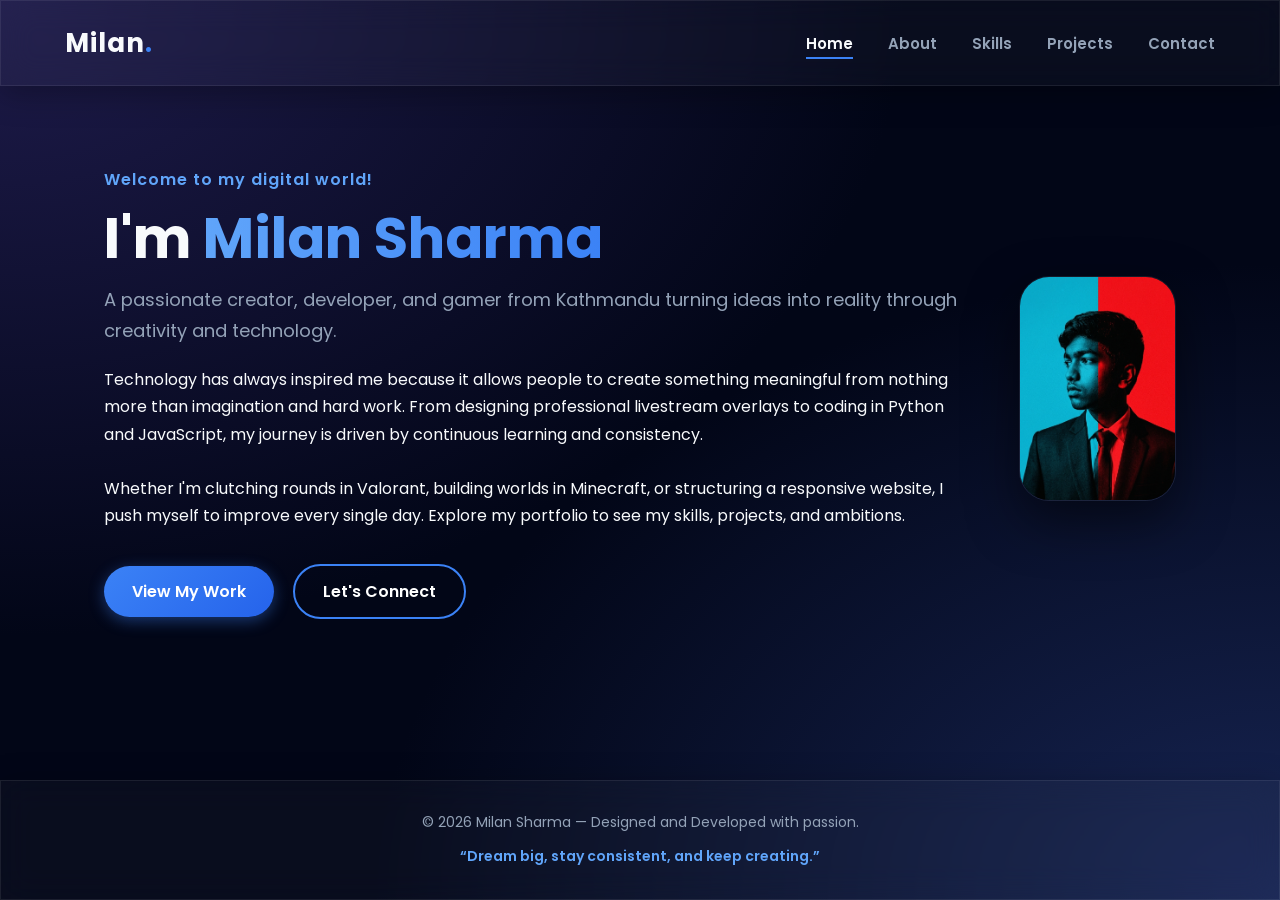
<file: index.html>
<!DOCTYPE html>
<html lang="en">
<head>
    <meta charset="UTF-8">
    <meta name="viewport" content="width=device-width, initial-scale=1.0">
    <title>Milan Sharma | Portfolio</title>
    <link rel="stylesheet" href="assets/style/style.css">
</head>
<body>
    <header class="glass">
        <a href="index.html" class="logo">Milan<span>.</span></a>
        <nav>
            <ul>
                <li><a href="index.html">Home</a></li>
                <li><a href="about.html">About</a></li>
                <li><a href="skills.html">Skills</a></li>
                <li><a href="projects.html">Projects</a></li>
                <li><a href="contact.html">Contact</a></li>
            </ul>
        </nav>
    </header>

    <main>
        <section class="hero">
            <div class="hero-text hidden">
                <p style="color: var(--accent-hover); font-weight: 600; letter-spacing: 1px;">Welcome to my digital world!</p>
                <h1>I'm <span>Milan Sharma</span></h1>
                <p style="color: var(--text-secondary); font-size: 18px; margin-bottom: 20px;">A passionate creator, developer, and gamer from Kathmandu turning ideas into reality through creativity and technology.</p>
                <p>Technology has always inspired me because it allows people to create something meaningful from nothing more than imagination and hard work. From designing professional livestream overlays to coding in Python and JavaScript, my journey is driven by continuous learning and consistency.</p>
                <br>
                <p>Whether I'm clutching rounds in Valorant, building worlds in Minecraft, or structuring a responsive website, I push myself to improve every single day. Explore my portfolio to see my skills, projects, and ambitions.</p>
                
                <div style="margin-top: 15px;">
                    <a href="projects.html" class="btn">View My Work</a>
                    <a href="contact.html" class="btn btn-outline">Let's Connect</a>
                </div>
            </div>
            <div class="hero-image hidden" style="transition-delay: 200ms;">
                <img src="assets/image/me.png" alt="Milan Sharma">
            </div>
        </section>
    </main>

    <footer class="glass">
        <p>© 2026 Milan Sharma — Designed and Developed with passion.</p>
        <p class="quote">“Dream big, stay consistent, and keep creating.”</p>
    </footer>
    
    <script src="assets/script/script.js"></script>
</body>
</html>
</file>
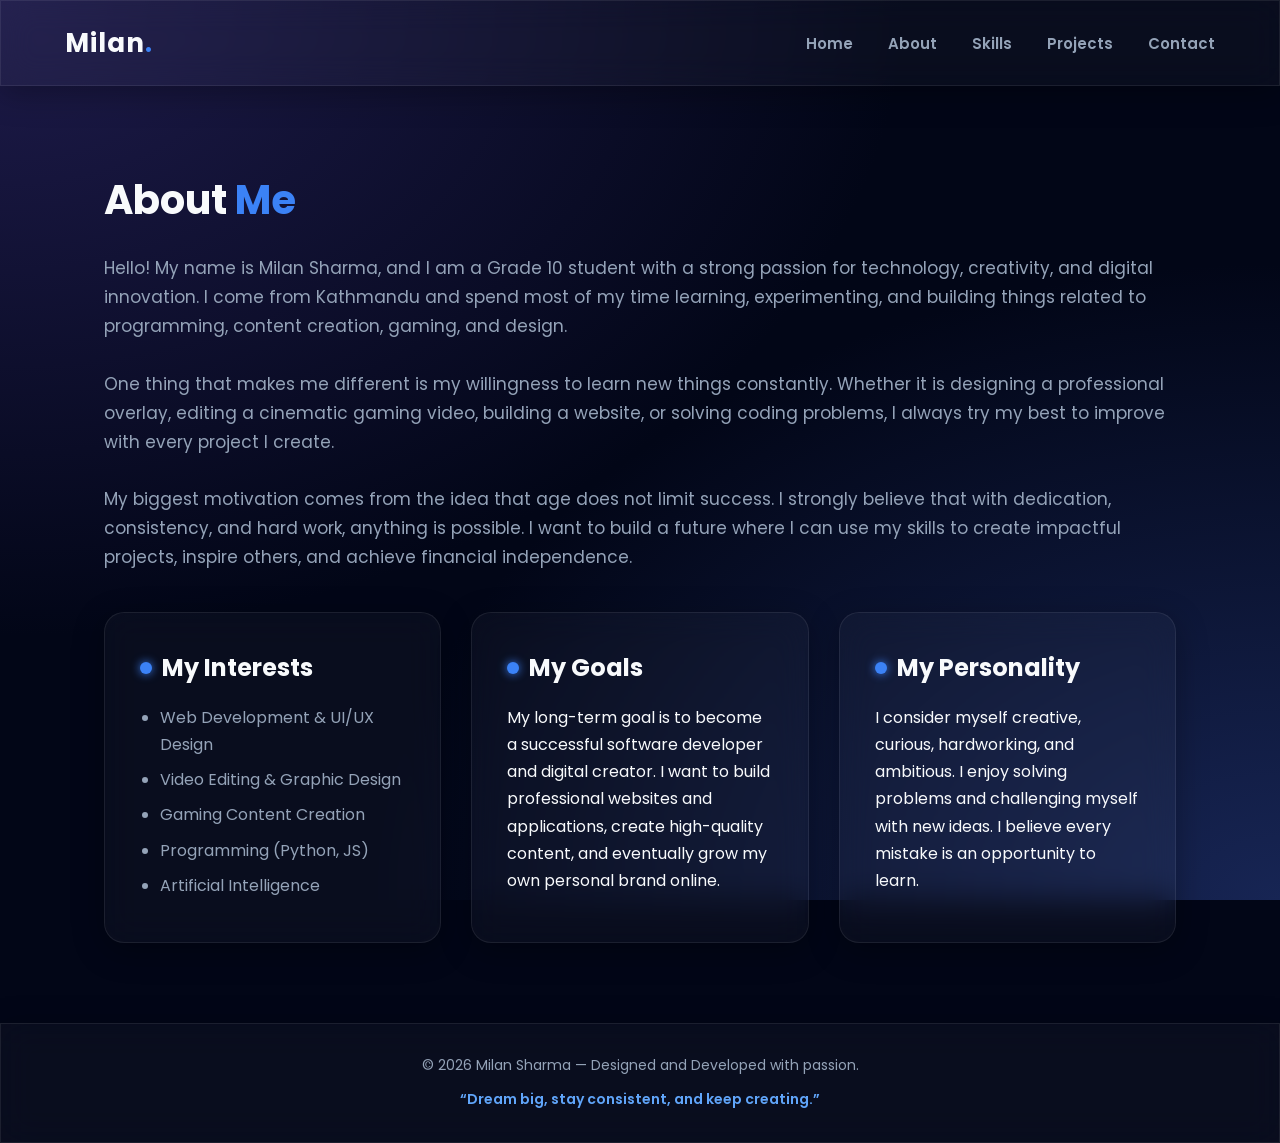
<file: about.html>
<!DOCTYPE html>
<html lang="en">
<head>
    <meta charset="UTF-8">
    <meta name="viewport" content="width=device-width, initial-scale=1.0">
    <title>About Me | Milan Sharma</title>
    <link rel="stylesheet" href="assets/style/style.css">
</head>
<body>
    <header class="glass">
        <a href="index.html" class="logo">Milan<span>.</span></a>
        <nav>
            <ul>
                <li><a href="index.html">Home</a></li>
                <li><a href="aboutme.html">About</a></li>
                <li><a href="skills.html">Skills</a></li>
                <li><a href="projects.html">Projects</a></li>
                <li><a href="contact.html">Contact</a></li>
            </ul>
        </nav>
    </header>

    <main>
        <h2 class="page-title hidden">About <span>Me</span></h2>
        <div class="hidden" style="margin-top: 20px; color: var(--text-secondary); font-size: 17px;">
            <p>Hello! My name is Milan Sharma, and I am a Grade 10 student with a strong passion for technology, creativity, and digital innovation. I come from Kathmandu and spend most of my time learning, experimenting, and building things related to programming, content creation, gaming, and design.</p>
            <br>
            <p>One thing that makes me different is my willingness to learn new things constantly. Whether it is designing a professional overlay, editing a cinematic gaming video, building a website, or solving coding problems, I always try my best to improve with every project I create.</p>
            <br>
            <p>My biggest motivation comes from the idea that age does not limit success. I strongly believe that with dedication, consistency, and hard work, anything is possible. I want to build a future where I can use my skills to create impactful projects, inspire others, and achieve financial independence.</p>
        </div>

        <div class="grid-container">
            <div class="card glass hidden" style="transition-delay: 100ms;">
                <h3>My Interests</h3>
                <ul>
                    <li>Web Development & UI/UX Design</li>
                    <li>Video Editing & Graphic Design</li>
                    <li>Gaming Content Creation</li>
                    <li>Programming (Python, JS)</li>
                    <li>Artificial Intelligence</li>
                </ul>
            </div>
            <div class="card glass hidden" style="transition-delay: 200ms;">
                <h3>My Goals</h3>
                <p>My long-term goal is to become a successful software developer and digital creator. I want to build professional websites and applications, create high-quality content, and eventually grow my own personal brand online.</p>
            </div>
            <div class="card glass hidden" style="transition-delay: 300ms;">
                <h3>My Personality</h3>
                <p>I consider myself creative, curious, hardworking, and ambitious. I enjoy solving problems and challenging myself with new ideas. I believe every mistake is an opportunity to learn.</p>
            </div>
        </div>
    </main>

    <footer class="glass">
        <p>© 2026 Milan Sharma — Designed and Developed with passion.</p>
        <p class="quote">“Dream big, stay consistent, and keep creating.”</p>
    </footer>
    <script src="assets/script/script.js"></script>
</body>
</html>
</file>
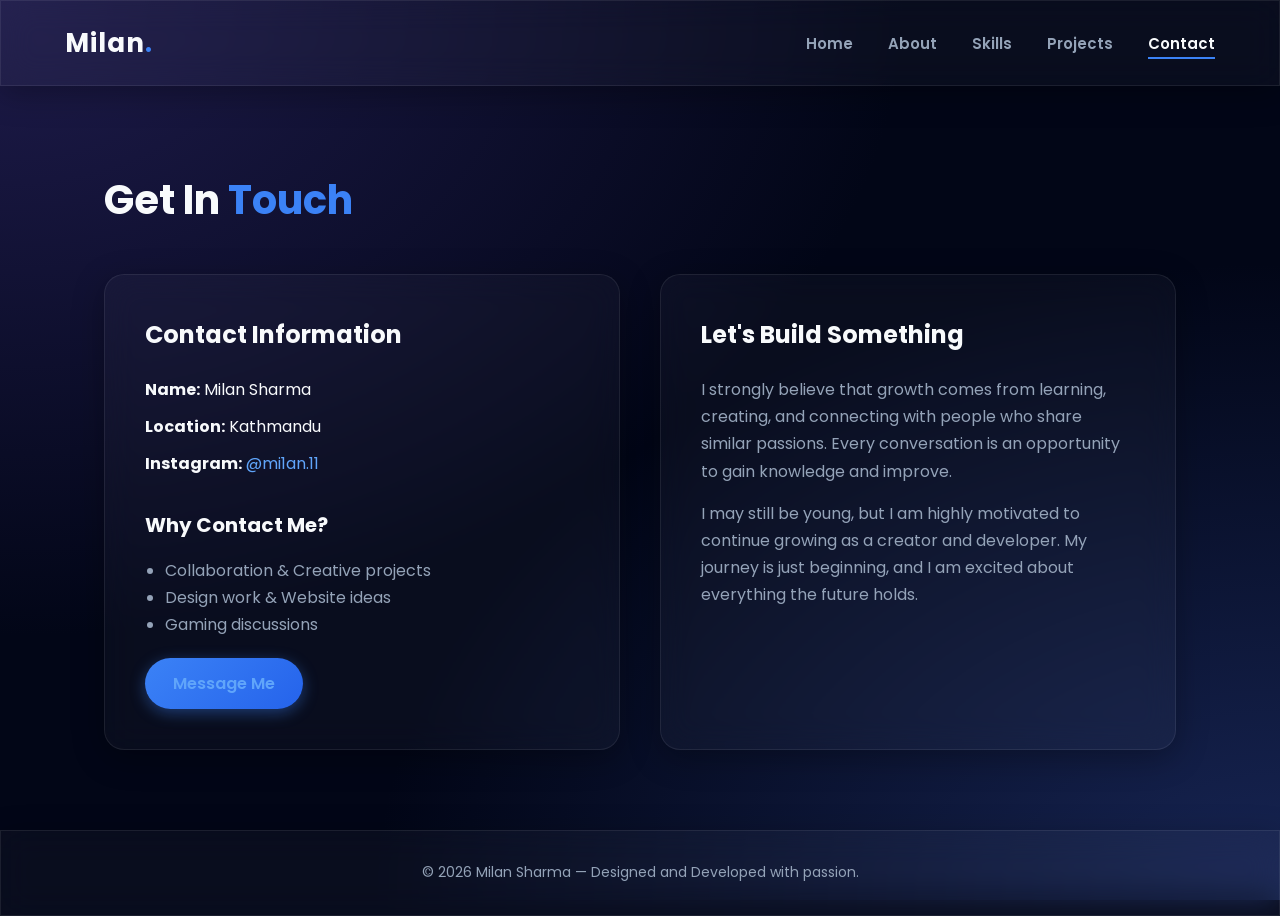
<file: contact.html>
<!DOCTYPE html>
<html lang="en">
<head>
    <meta charset="UTF-8">
    <meta name="viewport" content="width=device-width, initial-scale=1.0">
    <title>Contact | Milan Sharma</title>
    <link rel="stylesheet" href="assets/style/style.css">
</head>
<body>
    <header class="glass">
        <a href="index.html" class="logo">Milan<span>.</span></a>
        <nav>
            <ul>
                <li><a href="index.html">Home</a></li>
                <li><a href="about.html">About</a></li>
                <li><a href="skills.html">Skills</a></li>
                <li><a href="projects.html">Projects</a></li>
                <li><a href="contact.html">Contact</a></li>
            </ul>
        </nav>
    </header>

    <main>
        <h2 class="page-title hidden">Get In <span>Touch</span></h2>
        
        <div class="contact-wrapper">
            <div class="contact-info glass hidden" style="transition-delay: 100ms;">
                <h3 style="color: var(--text-primary); font-size: 24px; margin-bottom: 20px;">Contact Information</h3>
                <p style="margin-bottom: 10px;"><strong>Name:</strong> Milan Sharma</p>
                <p style="margin-bottom: 10px;"><strong>Location:</strong> Kathmandu</p>
                <p style="margin-bottom: 20px;"><strong>Instagram:</strong> <a href="https://instagram.com/mi1an.11" target="_blank">@mi1an.11</a></p>
                
                <h3 style="color: var(--text-primary); font-size: 20px; margin: 30px 0 15px 0;">Why Contact Me?</h3>
                <ul style="color: var(--text-secondary); margin-left: 20px;">
                    <li>Collaboration & Creative projects</li>
                    <li>Design work & Website ideas</li>
                    <li>Gaming discussions</li>
                </ul>
                <a href="https://instagram.com/mi1an.11" target="_blank" class="btn">Message Me</a>
            </div>

            <div class="contact-message glass hidden" style="transition-delay: 200ms;">
                <h3 style="color: var(--text-primary); font-size: 24px; margin-bottom: 20px;">Let's Build Something</h3>
                <p style="color: var(--text-secondary); margin-bottom: 15px;">I strongly believe that growth comes from learning, creating, and connecting with people who share similar passions. Every conversation is an opportunity to gain knowledge and improve.</p>
                <p style="color: var(--text-secondary);">I may still be young, but I am highly motivated to continue growing as a creator and developer. My journey is just beginning, and I am excited about everything the future holds.</p>
            </div>
        </div>
    </main>

    <footer class="glass">
        <p>© 2026 Milan Sharma — Designed and Developed with passion.</p>
    </footer>
    <script src="assets/script/script.js"></script>
</body>
</html>
</file>
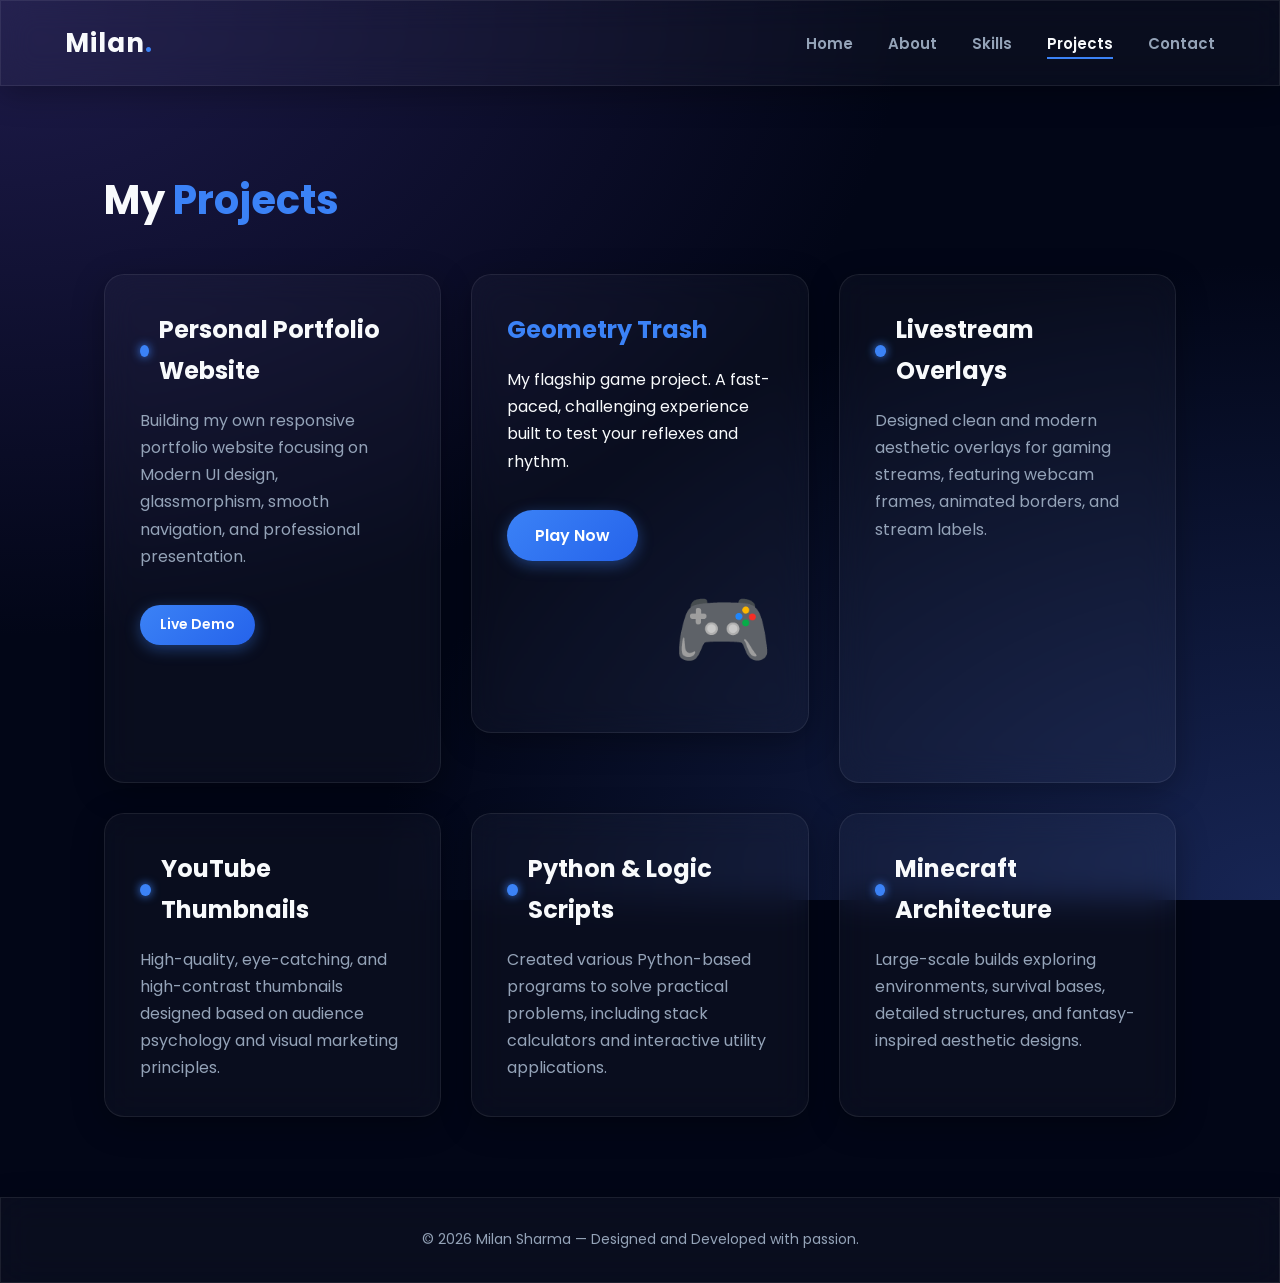
<file: projects.html>
<!DOCTYPE html>
<html lang="en">
<head>
    <meta charset="UTF-8">
    <meta name="viewport" content="width=device-width, initial-scale=1.0">
    <title>Projects | Milan Sharma</title>
    <link rel="stylesheet" href="assets/style/style.css">
</head>
<body>
    <header class="glass">
        <a href="index.html" class="logo">Milan<span>.</span></a>
        <nav>
            <ul>
                <li><a href="index.html">Home</a></li>
                <li><a href="about.html">About</a></li>
                <li><a href="skills.html">Skills</a></li>
                <li><a href="projects.html">Projects</a></li>
                <li><a href="contact.html">Contact</a></li>
            </ul>
        </nav>
    </header>

    <main>
        <h2 class="page-title hidden">My <span>Projects</span></h2>
        
        <div class="grid-container">
            <div class="card glass hidden" style="transition-delay: 100ms;">
                <h3>Personal Portfolio Website</h3>
                <p style="color: var(--text-secondary); margin-bottom: 15px;">Building my own responsive portfolio website focusing on Modern UI design, glassmorphism, smooth navigation, and professional presentation.</p>
                <a href="index.html" class="btn" style="font-size: 14px; padding: 8px 20px;">Live Demo</a>
            </div>

        <div class="card glass featured-card hidden" style="margin-bottom: 50px;">
            <div class="grid" style="gap: 20px;">
                <div>
                    <h2 style="color: var(--accent-color);">Geometry Trash</h2>
                    <p style="margin: 15px 0;">My flagship game project. A fast-paced, challenging experience built to test your reflexes and rhythm.</p>
                    <a href="http://geometrytrash.work.gd" target="_blank" class="btn btn-primary">Play Now</a>
                </div>
                <div style="text-align: right;">
                    <span style="font-size: 5rem;">🎮</span>
                </div>
            </div>
        </div>

            <div class="card glass hidden" style="transition-delay: 200ms;">
                <h3>Livestream Overlays</h3>
                <p style="color: var(--text-secondary);">Designed clean and modern aesthetic overlays for gaming streams, featuring webcam frames, animated borders, and stream labels.</p>
            </div>

            <div class="card glass hidden" style="transition-delay: 300ms;">
                <h3>YouTube Thumbnails</h3>
                <p style="color: var(--text-secondary);">High-quality, eye-catching, and high-contrast thumbnails designed based on audience psychology and visual marketing principles.</p>
            </div>

            <div class="card glass hidden" style="transition-delay: 400ms;">
                <h3>Python & Logic Scripts</h3>
                <p style="color: var(--text-secondary);">Created various Python-based programs to solve practical problems, including stack calculators and interactive utility applications.</p>
            </div>

            <div class="card glass hidden" style="transition-delay: 500ms;">
                <h3>Minecraft Architecture</h3>
                <p style="color: var(--text-secondary);">Large-scale builds exploring environments, survival bases, detailed structures, and fantasy-inspired aesthetic designs.</p>
            </div>
        </div>
    </main>

    <footer class="glass">
        <p>© 2026 Milan Sharma — Designed and Developed with passion.</p>
    </footer>
    <script src="assets/script/script.js"></script>
</body>
</html>
</file>
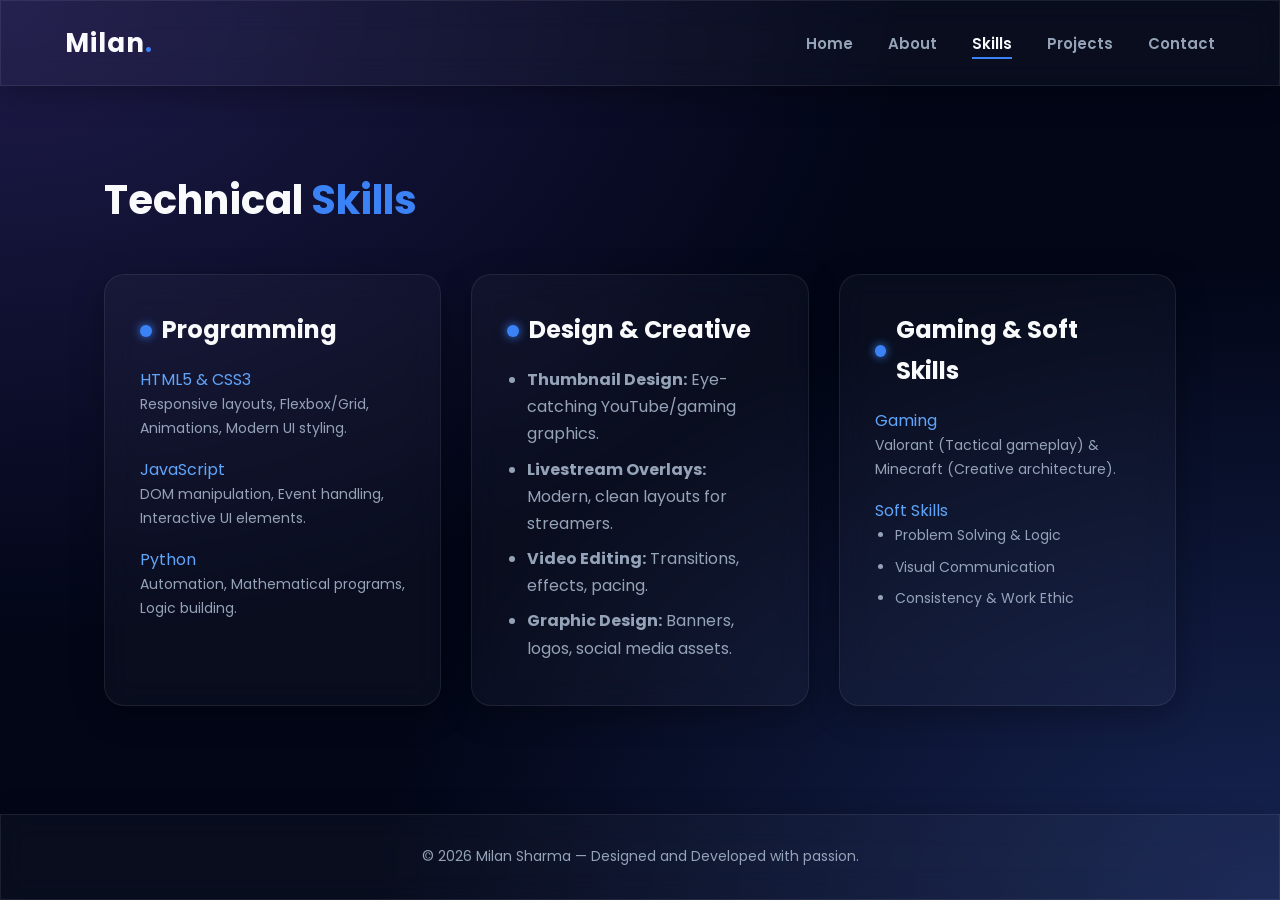
<file: skills.html>
<!DOCTYPE html>
<html lang="en">
<head>
    <meta charset="UTF-8">
    <meta name="viewport" content="width=device-width, initial-scale=1.0">
    <title>Skills | Milan Sharma</title>
    <link rel="stylesheet" href="assets/style/style.css">
</head>
<body>
    <header class="glass">
        <a href="index.html" class="logo">Milan<span>.</span></a>
        <nav>
            <ul>
                <li><a href="index.html">Home</a></li>
                <li><a href="about.html">About</a></li>
                <li><a href="skills.html">Skills</a></li>
                <li><a href="projects.html">Projects</a></li>
                <li><a href="contact.html">Contact</a></li>
            </ul>
        </nav>
    </header>

    <main>
        <h2 class="page-title hidden">Technical <span>Skills</span></h2>
        
        <div class="grid-container">
            <div class="card glass hidden" style="transition-delay: 100ms;">
                <h3>Programming</h3>
                <p style="color: var(--accent-hover); margin-top: 10px;">HTML5 & CSS3</p>
                <p style="font-size: 14px; color: var(--text-secondary);">Responsive layouts, Flexbox/Grid, Animations, Modern UI styling.</p>
                
                <p style="color: var(--accent-hover); margin-top: 15px;">JavaScript</p>
                <p style="font-size: 14px; color: var(--text-secondary);">DOM manipulation, Event handling, Interactive UI elements.</p>

                <p style="color: var(--accent-hover); margin-top: 15px;">Python</p>
                <p style="font-size: 14px; color: var(--text-secondary);">Automation, Mathematical programs, Logic building.</p>
            </div>

            <div class="card glass hidden" style="transition-delay: 200ms;">
                <h3>Design & Creative</h3>
                <ul>
                    <li><strong>Thumbnail Design:</strong> Eye-catching YouTube/gaming graphics.</li>
                    <li><strong>Livestream Overlays:</strong> Modern, clean layouts for streamers.</li>
                    <li><strong>Video Editing:</strong> Transitions, effects, pacing.</li>
                    <li><strong>Graphic Design:</strong> Banners, logos, social media assets.</li>
                </ul>
            </div>

            <div class="card glass hidden" style="transition-delay: 300ms;">
                <h3>Gaming & Soft Skills</h3>
                <p style="color: var(--accent-hover); margin-top: 10px;">Gaming</p>
                <p style="font-size: 14px; color: var(--text-secondary);">Valorant (Tactical gameplay) & Minecraft (Creative architecture).</p>
                
                <p style="color: var(--accent-hover); margin-top: 15px;">Soft Skills</p>
                <ul style="font-size: 14px;">
                    <li>Problem Solving & Logic</li>
                    <li>Visual Communication</li>
                    <li>Consistency & Work Ethic</li>
                </ul>
            </div>
        </div>
    </main>

    <footer class="glass">
        <p>© 2026 Milan Sharma — Designed and Developed with passion.</p>
    </footer>
    <script src="assets/script/script.js"></script>
</body>
</html>
</file>
<file: assets/style/style.css>
/* style.css */
@import url('https://fonts.googleapis.com/css2?family=Poppins:wght@300;400;600;700&display=swap');

:root {
    --text-primary: #f8fafc;
    --text-secondary: #94a3b8;
    --accent-color: #3b82f6; 
    --accent-hover: #60a5fa;
    --glass-bg: rgba(255, 255, 255, 0.03);
    --glass-border: rgba(255, 255, 255, 0.08);
}

* {
    margin: 0;
    padding: 0;
    box-sizing: border-box;
    font-family: 'Poppins', sans-serif;
    scroll-behavior: smooth;
}

body {
    /* Deep modern mesh gradient background */
    background-color: #020617;
    background-image: 
        radial-gradient(at 0% 0%, #1e1b4b 0px, transparent 50%), 
        radial-gradient(at 100% 100%, #172554 0px, transparent 50%);
    background-attachment: fixed;
    color: var(--text-primary);
    line-height: 1.7;
    display: flex;
    flex-direction: column;
    min-height: 100vh;
    overflow-x: hidden;
}

/* Glassmorphism Utilities */
.glass {
    background: var(--glass-bg);
    backdrop-filter: blur(16px);
    -webkit-backdrop-filter: blur(16px);
    border: 1px solid var(--glass-border);
    box-shadow: 0 8px 32px 0 rgba(0, 0, 0, 0.3);
}

/* Navigation */
header {
    padding: 20px 5%;
    position: sticky;
    top: 0;
    z-index: 1000;
    display: flex;
    justify-content: space-between;
    align-items: center;
    border-bottom: 1px solid var(--glass-border);
}

.logo {
    font-size: 26px;
    font-weight: 700;
    color: var(--text-primary);
    text-decoration: none;
    letter-spacing: 1px;
}

.logo span {
    color: var(--accent-color);
}

nav ul {
    list-style: none;
    display: flex;
    gap: 35px;
}

nav ul li a {
    color: var(--text-secondary);
    text-decoration: none;
    font-weight: 600;
    font-size: 15px;
    transition: all 0.3s ease;
    position: relative;
}

nav ul li a::after {
    content: '';
    position: absolute;
    width: 0;
    height: 2px;
    bottom: -5px;
    left: 0;
    background-color: var(--accent-color);
    transition: width 0.3s ease;
}

nav ul li a:hover::after, nav ul li a.active::after {
    width: 100%;
}

nav ul li a:hover, nav ul li a.active {
    color: var(--text-primary);
}

/* Interactive Buttons */
.btn {
    display: inline-block;
    padding: 12px 28px;
    background: linear-gradient(135deg, var(--accent-color), #2563eb);
    color: white;
    text-decoration: none;
    font-weight: 600;
    border-radius: 30px;
    border: none;
    cursor: pointer;
    transition: all 0.4s cubic-bezier(0.175, 0.885, 0.32, 1.275);
    box-shadow: 0 4px 15px rgba(59, 130, 246, 0.4);
    margin-top: 20px;
}

.btn:hover {
    transform: translateY(-5px) scale(1.05);
    box-shadow: 0 10px 25px rgba(59, 130, 246, 0.6);
}

.btn-outline {
    background: transparent;
    border: 2px solid var(--accent-color);
    box-shadow: none;
    margin-left: 15px;
}

.btn-outline:hover {
    background: rgba(59, 130, 246, 0.1);
    box-shadow: 0 0 20px rgba(59, 130, 246, 0.3);
}

/* Main Layout */
main {
    flex: 1;
    padding: 80px 5%;
    max-width: 1200px;
    margin: 0 auto;
    width: 100%;
}

.page-title {
    font-size: 40px;
    margin-bottom: 20px;
    color: var(--text-primary);
    font-weight: 700;
}

.page-title span {
    color: var(--accent-color);
}

/* Hero Section */
.hero {
    display: flex;
    align-items: center;
    justify-content: space-between;
    gap: 60px;
}

.hero-text h1 {
    font-size: 56px;
    line-height: 1.1;
    margin: 15px 0;
}

.hero-text h1 span {
    background: linear-gradient(to right, var(--accent-hover), var(--accent-color));
    -webkit-background-clip: text;
    background-clip: text;
    -webkit-text-fill-color: transparent;
}

.hero-image img {
    width: 100%;
    max-width: 420px;
    border-radius: 30px;
    object-fit: cover;
    border: 1px solid var(--glass-border);
    box-shadow: 0 20px 50px rgba(0,0,0,0.5);
    animation: float 6s ease-in-out infinite;
}

/* Cards / Grids */
.grid-container {
    display: grid;
    grid-template-columns: repeat(auto-fit, minmax(320px, 1fr));
    gap: 30px;
    margin-top: 40px;
}

.card {
    padding: 35px;
    border-radius: 20px;
    transition: transform 0.4s ease, box-shadow 0.4s ease, border-color 0.4s ease;
}

.card:hover {
    transform: translateY(-10px);
    border-color: rgba(255, 255, 255, 0.2);
    box-shadow: 0 15px 40px rgba(0, 0, 0, 0.4);
}

.card h3 {
    color: var(--text-primary);
    margin-bottom: 15px;
    font-size: 24px;
    display: flex;
    align-items: center;
    gap: 10px;
}

.card h3::before {
    content: '';
    display: inline-block;
    width: 12px;
    height: 12px;
    background-color: var(--accent-color);
    border-radius: 50%;
    box-shadow: 0 0 10px var(--accent-color);
}

.card ul {
    margin-left: 20px;
    color: var(--text-secondary);
}

.card ul li {
    margin-bottom: 8px;
}

/* Contact Specific */
.contact-wrapper {
    display: flex;
    flex-wrap: wrap;
    gap: 40px;
    margin-top: 40px;
}

.contact-info, .contact-message {
    flex: 1;
    min-width: 300px;
    padding: 40px;
    border-radius: 20px;
}

.contact-info a {
    color: var(--accent-hover);
    text-decoration: none;
    transition: color 0.3s;
}

.contact-info a:hover {
    color: #fff;
    text-shadow: 0 0 8px var(--accent-color);
}

/* Footer */
footer {
    text-align: center;
    padding: 30px;
    margin-top: auto;
    border-top: 1px solid var(--glass-border);
}

footer p {
    color: var(--text-secondary);
    font-size: 14px;
}

footer .quote {
    color: var(--accent-hover);
    margin-top: 10px;
    font-weight: 600;
}

/* Animations */
@keyframes float {
    0% { transform: translateY(0px); }
    50% { transform: translateY(-20px); }
    100% { transform: translateY(0px); }
}

.hidden {
    opacity: 0;
    transform: translateY(30px);
    transition: all 0.8s cubic-bezier(0.5, 0, 0, 1);
}

.show {
    opacity: 1;
    transform: translateY(0);
}

/* Responsive */
@media (max-width: 768px) {
    .hero {
        flex-direction: column-reverse;
        text-align: center;
    }
    .hero-text h1 { font-size: 40px; }
    .btn-outline { margin-left: 0; margin-top: 15px; }
}
</file>
